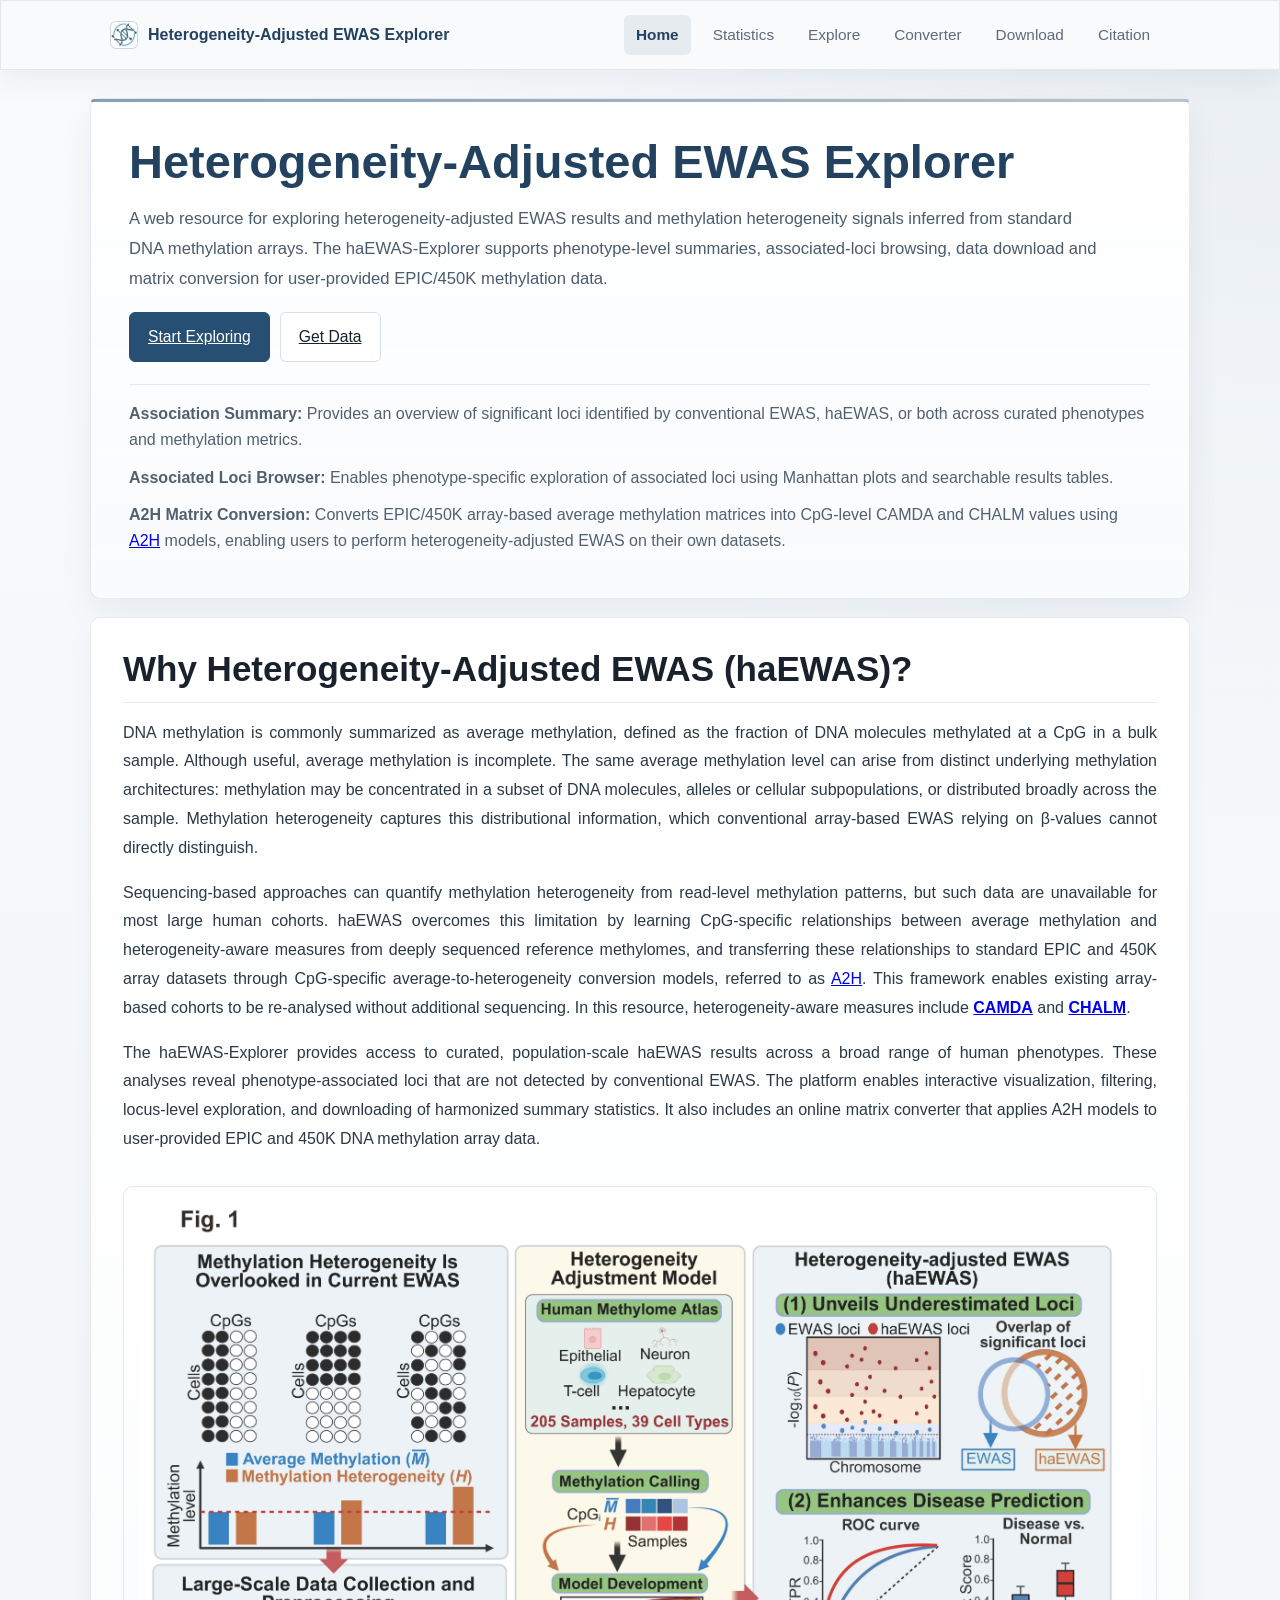
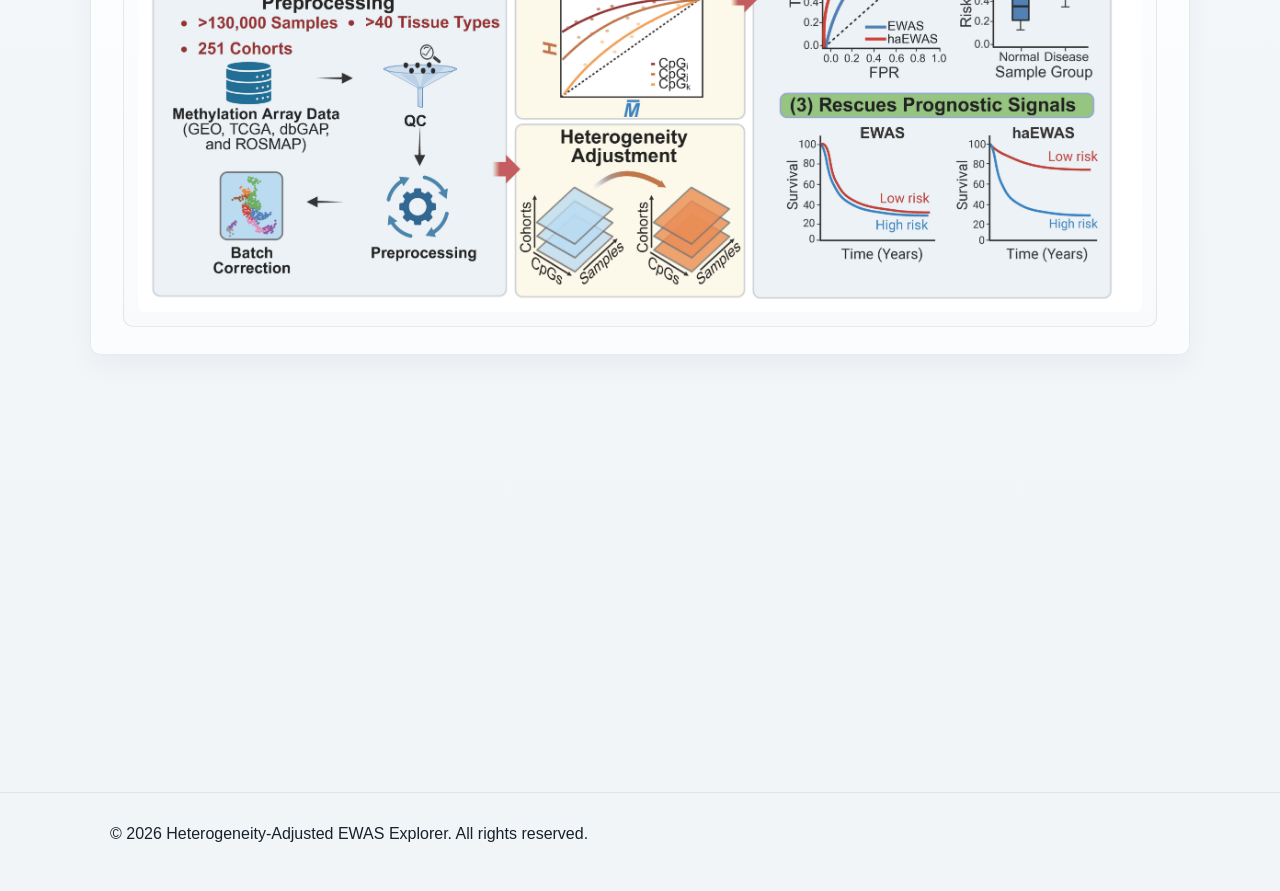
<file: index.html>
﻿<!doctype html>
<html lang="en">
<head>
  <meta charset="utf-8" />
  <title>Heterogeneity-Adjusted EWAS Explorer</title>
  <meta name="viewport" content="width=device-width, initial-scale=1" />
  <meta name="description" content="Explore heterogeneity-adjusted EWAS results and methylation heterogeneity signals inferred from standard DNA methylation arrays." />

  <link rel="icon" href="assets/img/logo.jpg" type="image/jpeg">
  <link rel="preload" as="image" href="assets/img/logo.jpg">

  <link rel="stylesheet" href="assets/styles.css?v=20260527a" />
  <script defer src="assets/main.js?v=20260527a"></script>
</head>
<body class="home-page">
  <!-- Decorative gradient background -->
  <div class="bg-orb orb-1" aria-hidden="true"></div>
  <div class="bg-orb orb-2" aria-hidden="true"></div>

  <!-- Top Navigation -->
  <header class="site-header glass">
    <div class="nav-wrap container">
      <a class="brand" href="index.html#home" aria-label="Heterogeneity-Adjusted EWAS Explorer home">
        <img src="assets/img/logo.jpg" alt="" class="logo" />
        <span class="brand-text gradient-text">Heterogeneity-Adjusted EWAS Explorer</span>
      </a>

      <nav class="nav" aria-label="primary">
        <a href="index.html#home" class="nav-link active" aria-current="page">Home</a>
        <a href="statistics.html" class="nav-link">Statistics</a>
        <a href="explore.html" class="nav-link">Explore</a>
        <a href="converter.html" class="nav-link">Converter</a>
        <a href="download.html" class="nav-link">Download</a>
        <a href="index.html#citation" class="nav-link">Citation</a>
      </nav>
    </div>
  </header>

  <main id="home" class="home-main">
    <!-- Hero (single column). Title + lede same width as figures -->
    <section class="hero container hero-split reveal home-hero-panel">
      <div class="hero-copy">
        <h1 class="display gradient-text display-full">Heterogeneity-Adjusted EWAS Explorer</h1>
        <p class="lede lede-full">
          A web resource for exploring heterogeneity-adjusted EWAS results and methylation heterogeneity signals inferred from standard DNA methylation arrays. The haEWAS-Explorer supports phenotype-level summaries, associated-loci browsing, data download and matrix conversion for user-provided EPIC/450K methylation data.
        </p>

        <div class="cta-row">
          <a class="btn primary btn-lg" href="explore.html">Start Exploring</a>
          <a class="btn outline btn-lg" href="download.html">Get Data</a>
        </div>

        <ul class="hero-highlights">
          <li><strong>Association Summary:</strong> Provides an overview of significant loci identified by conventional EWAS, haEWAS, or both across curated phenotypes and methylation metrics.</li>
          <li><strong>Associated Loci Browser:</strong> Enables phenotype-specific exploration of associated loci using Manhattan plots and searchable results tables.</li>
          <li><strong>A2H Matrix Conversion:</strong> Converts EPIC/450K array-based average methylation matrices into CpG-level CAMDA and CHALM values using <a href="https://github.com/ChaorongC/A2H" target="_blank" rel="noopener" aria-label="A2H GitHub repository">A2H</a> models, enabling users to perform heterogeneity-adjusted EWAS on their own datasets.</li>
        </ul>
      </div>
    </section>

    <section class="section container reveal home-section home-overview">
      <h3 class="h2-tight">Why Heterogeneity-Adjusted EWAS (haEWAS)?</h3>

      <p class="justify">
        DNA methylation is commonly summarized as average methylation, defined as the fraction of DNA molecules methylated at a CpG in a bulk sample. Although useful, average methylation is incomplete. The same average methylation level can arise from distinct underlying methylation architectures: methylation may be concentrated in a subset of DNA molecules, alleles or cellular subpopulations, or distributed broadly across the sample. Methylation heterogeneity captures this distributional information, which conventional array-based EWAS relying on β-values cannot directly distinguish.
      </p>

      <p class="justify">
        Sequencing-based approaches can quantify methylation heterogeneity from read-level methylation patterns, but such data are unavailable for most large human cohorts. haEWAS overcomes this limitation by learning CpG-specific relationships between average methylation and heterogeneity-aware measures from deeply sequenced reference methylomes, and transferring these relationships to standard EPIC and 450K array datasets through CpG-specific average-to-heterogeneity conversion models, referred to as <a href="https://github.com/ChaorongC/A2H" target="_blank" rel="noopener" aria-label="A2H GitHub repository">A2H</a>. This framework enables existing array-based cohorts to be re-analysed without additional sequencing. In this resource, heterogeneity-aware measures include
        <strong><a href="https://www.nature.com/articles/s41467-021-25521-7" target="_blank" rel="noopener" aria-label="CAMDA paper on Nature Communications">CAMDA</a></strong>
        and
        <strong><a href="https://www.nature.com/articles/s41467-020-20492-7" target="_blank" rel="noopener" aria-label="CHALM paper on Nature Communications">CHALM</a></strong>.
      </p>

      <p class="justify">
        The haEWAS-Explorer provides access to curated, population-scale haEWAS results across a broad range of human phenotypes. These analyses reveal phenotype-associated loci that are not detected by conventional EWAS. The platform enables interactive visualization, filtering, locus-level exploration, and downloading of harmonized summary statistics. It also includes an online matrix converter that applies A2H models to user-provided EPIC and 450K DNA methylation array data.
      </p>

      <div class="figure-grid single-figure" style="margin-top: 2rem;">
        <figure class="concept float full">
          <img src="assets/img/Project.jpg" alt="Project overview concept figure" loading="lazy">
        </figure>
      </div>
    </section>

    <!-- Citation (hover to lift) -->
    <section id="citation" class="section container reveal home-section home-citation-section">
      <h2 style="text-transform: none; font-size: 2rem; margin-bottom: 1rem;">Citation</h2>
      <div class="citation-card glass float-card">
        <p>
          Shengwei Li#, Chaorong Chen#, Shuting Zhou, Shengying Wang, Ya Allen Cui, Wei Li*, Jiejun Shi*. Methylation heterogeneity reveals hidden epigenome-phenotype associations.
          <em>Preprint/Journal</em>, 2026. DOI: <span class="doi">TBD</span>.
        </p>
        <button class="btn ghost" id="copyCitationBtn" aria-label="Copy citation">Copy citation</button>
        <div id="toast" class="toast" role="status" aria-live="polite" aria-atomic="true"></div>
      </div>
    </section>

    <div style="text-align: center; margin: 3rem auto 1rem; max-width: 600px;">
      <script type="text/javascript" id="mapmyvisitors" src="//mapmyvisitors.com/map.js?d=dO8FqO0wkgZn4knfUEPgLu-SlcP5Q9MNIGn4N_yD57w&cl=ffffff&w=a"></script>
    </div>

  </main>

  <footer class="site-footer">
    <div class="container">
      <p>© <span id="year"></span> Heterogeneity-Adjusted EWAS Explorer. All rights reserved.</p>
    </div>
  </footer>
</body>
</html>
</file>
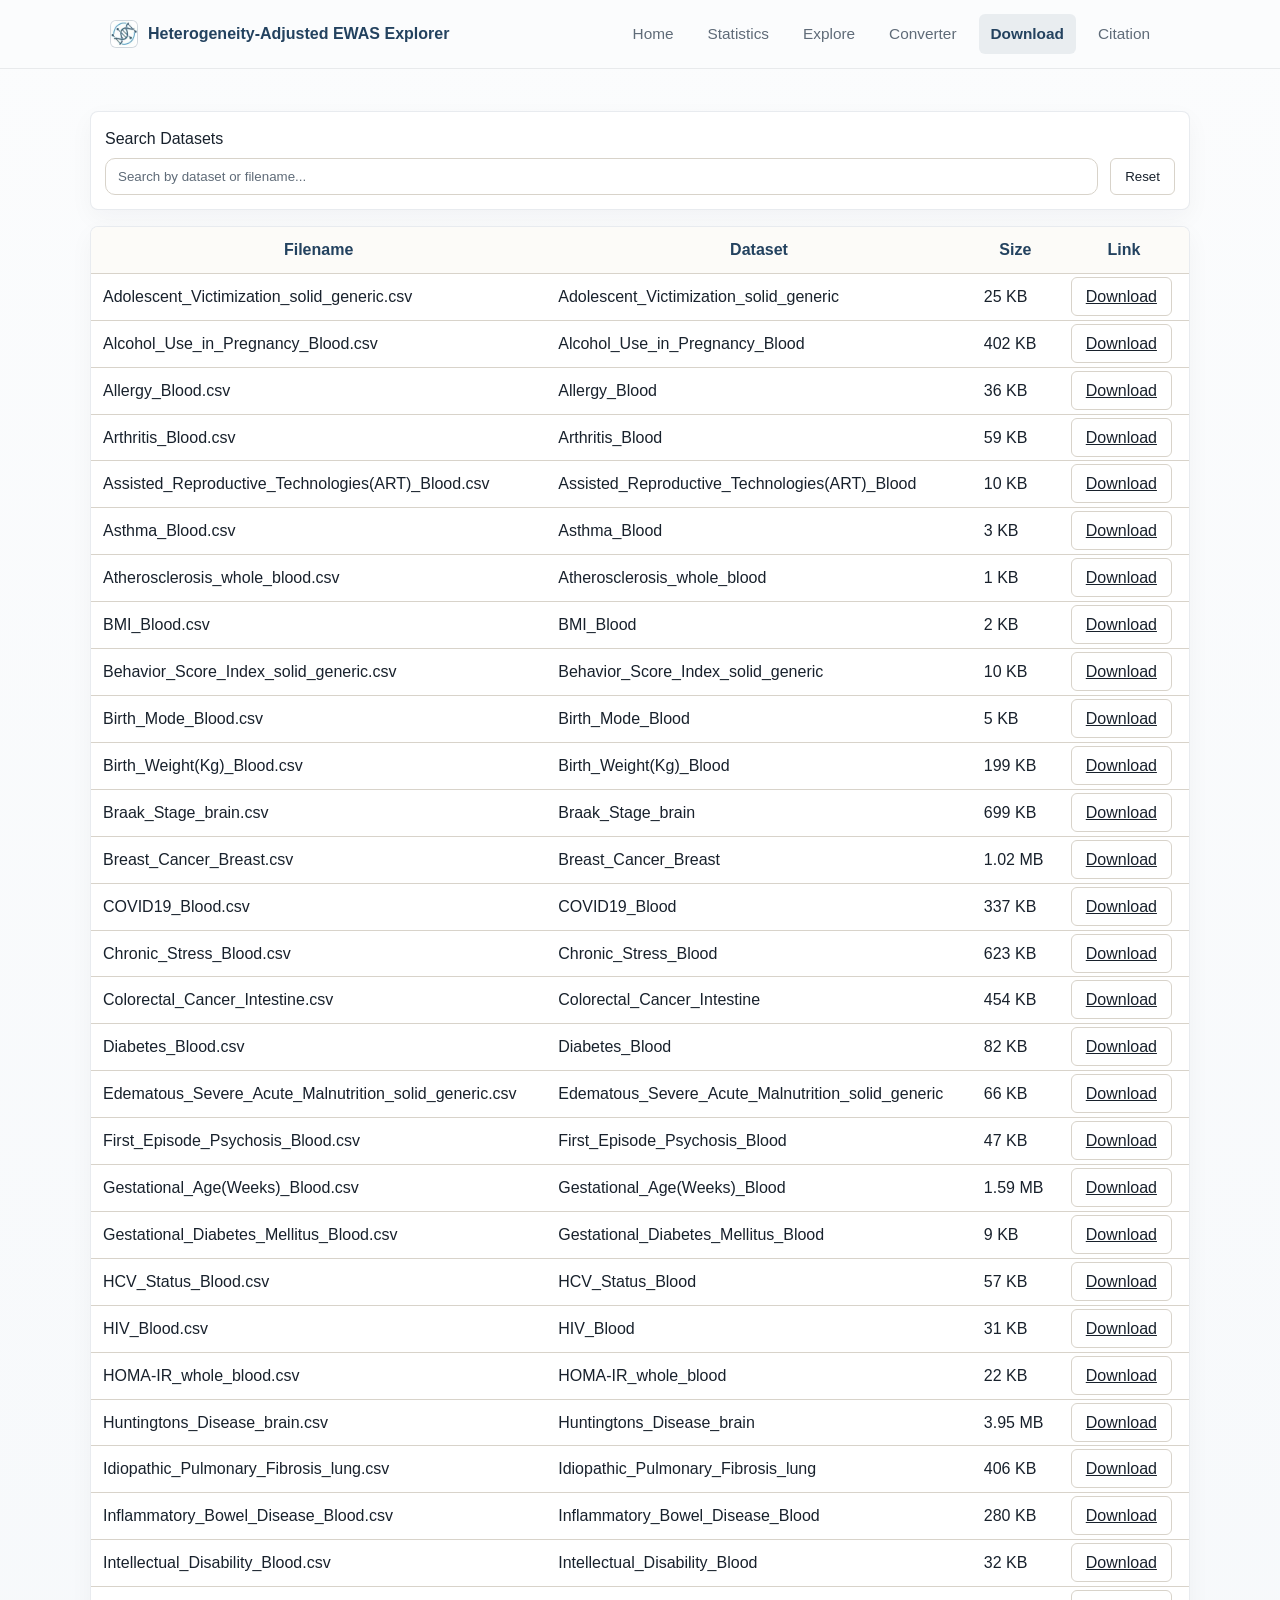
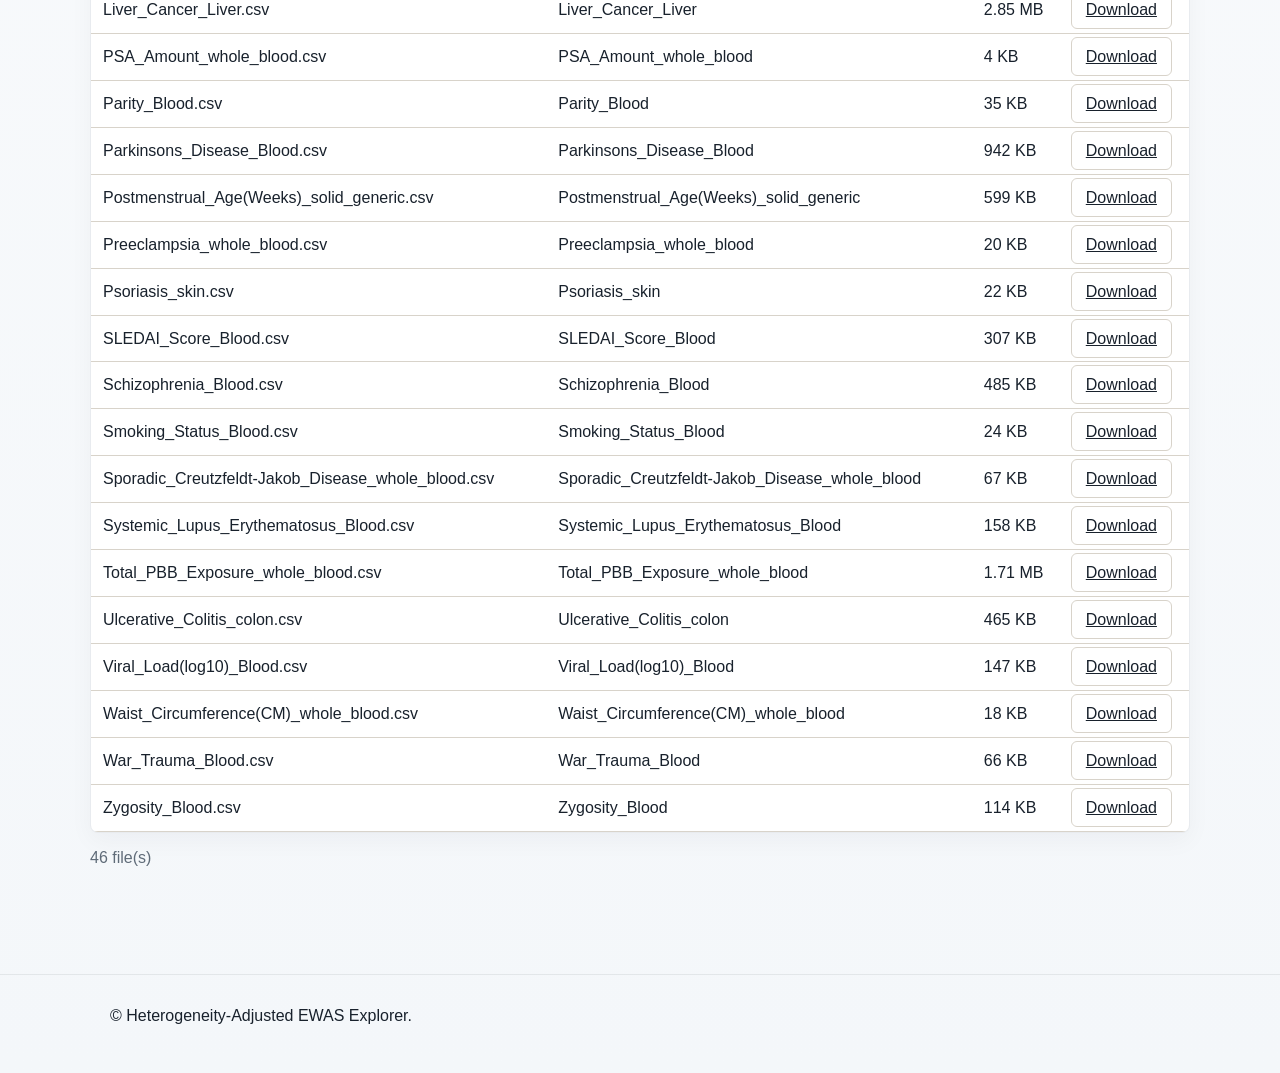
<file: download.html>
<!doctype html>
<html lang="en">
<head>
  <meta charset="utf-8" />
  <title>Download - Heterogeneity-Adjusted EWAS Explorer</title>
  <meta name="viewport" content="width=device-width, initial-scale=1" />
  <meta name="description" content="Download haEWAS meta-analysis result files (CSV)." />
  <link rel="icon" href="assets/img/logo.jpg" type="image/jpeg">
  <link rel="stylesheet" href="assets/styles.css?v=20260527a" />
  <script src="assets/site-config.js?v=20261030_raw_effects_ewas_v1"></script>
  <script defer src="assets/download.js?v=20260527a"></script>
</head>
<body class="portal-page">
  <header class="site-header">
    <div class="nav-wrap container">
      <a class="brand" href="index.html#home">
        <img src="assets/img/logo.jpg" alt="Logo" class="logo" />
        <span class="brand-text gradient-text">Heterogeneity-Adjusted EWAS Explorer</span>
      </a>
      <nav class="nav" aria-label="primary">
        <a href="index.html#home" class="nav-link">Home</a>
        <a href="statistics.html" class="nav-link">Statistics</a>
        <a href="explore.html" class="nav-link">Explore</a>
        <a href="converter.html" class="nav-link">Converter</a>
        <a href="download.html" class="nav-link active" aria-current="page">Download</a>
        <a href="index.html#citation" class="nav-link">Citation</a>
      </nav>
    </div>
  </header>

  <main class="container section portal-main">

    <form id="dlFilters" class="filters portal-filters">
      <div class="field grow">
        <label for="fQuery">Search Datasets</label>
        <input id="fQuery" class="input" type="search" placeholder="Search by dataset or filename..." />
      </div>

      <button type="button" id="dlReset" class="btn ghost">Reset</button>
    </form>

    <div class="table-wrap portal-data-card">
      <table class="table" id="dlTable">
        <thead>
          <tr>
            <th>Filename</th>
            <th>Dataset</th>
            <th>Size</th>
            <th>Link</th>
          </tr>
        </thead>
        <tbody></tbody>
      </table>
    </div>

    <div class="table-footer">
      <div id="dlCount"></div>
    </div>
  </main>

  <footer class="site-footer">
    <div class="container">
      <p>© <span id="year"></span> Heterogeneity-Adjusted EWAS Explorer.</p>
    </div>
  </footer>
</body>
</html>
</file>
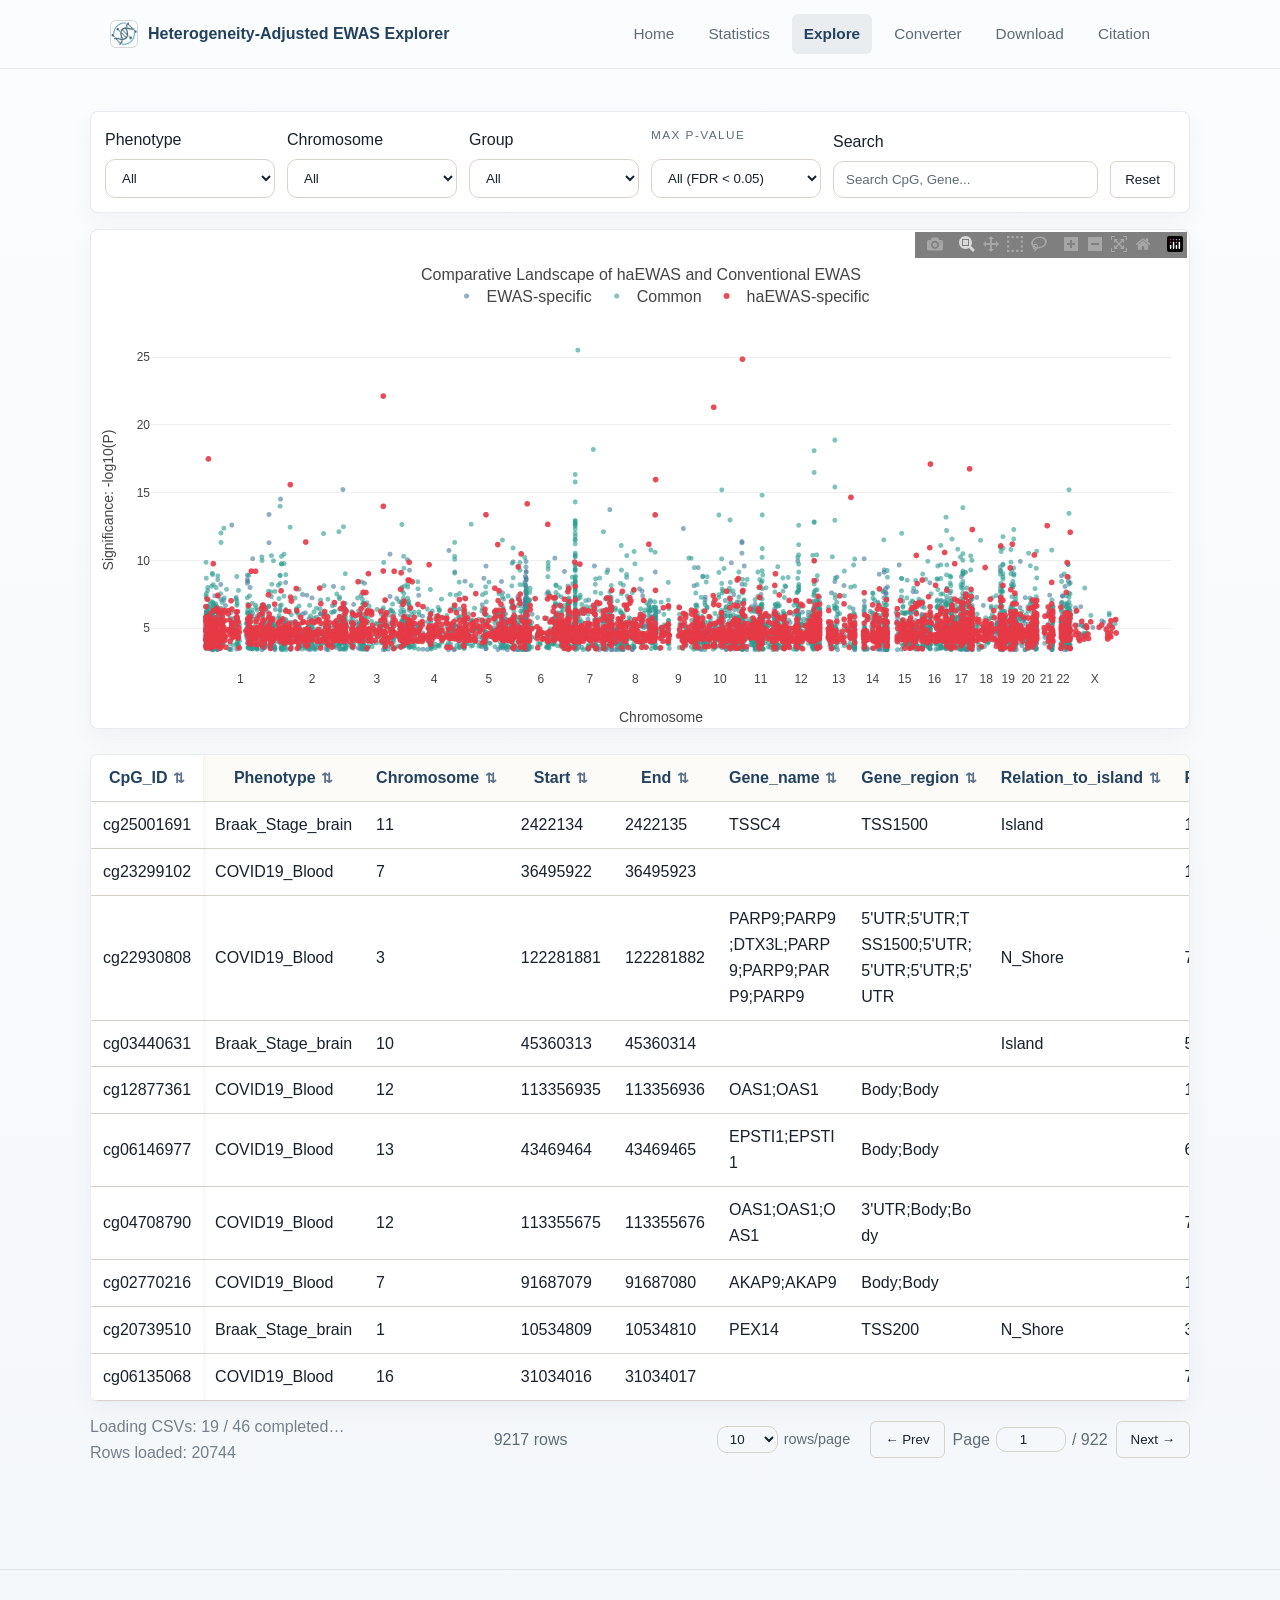
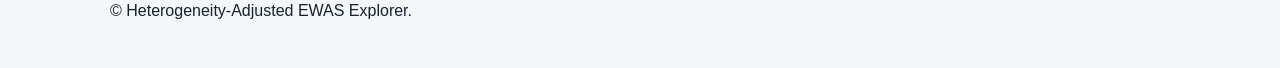
<file: explore.html>
<!doctype html>
<html lang="en">
<head>
  <meta charset="utf-8" />
  <title>Explore - Heterogeneity-Adjusted EWAS Explorer</title>
  <meta name="viewport" content="width=device-width, initial-scale=1" />
  <meta name="description" content="Interactive filtering and sorting for haEWAS meta-analysis summaries." />
  <link rel="icon" href="assets/img/logo.jpg" type="image/jpeg">
  <link rel="stylesheet" href="assets/styles.css?v=20260527a" />
  <script src="assets/site-config.js?v=20261030_raw_effects_ewas_v1"></script>
  <script defer src="assets/explore.js?v=20261030_raw_effects_ewas_v1"></script>
  
  <script src="assets/plotly.min.js"></script>
</head>
<body class="portal-page">
  <header class="site-header">
    <div class="nav-wrap container">
      <a class="brand" href="index.html#home">
        <img src="assets/img/logo.jpg" alt="Logo" class="logo" />
        <span class="brand-text gradient-text">Heterogeneity-Adjusted EWAS Explorer</span>
      </a>
      <nav class="nav">
        <a href="index.html#home" class="nav-link">Home</a>
        <a href="statistics.html" class="nav-link">Statistics</a>
        <a href="explore.html" class="nav-link active" aria-current="page">Explore</a>
        <a href="converter.html" class="nav-link">Converter</a>
        <a href="download.html" class="nav-link">Download</a>
        <a href="index.html#citation" class="nav-link">Citation</a>
      </nav>
    </div>
  </header>

  <main class="container section portal-main">

    <form id="filters" class="filters portal-filters">
      <div class="field">
        <label for="phenotype">Phenotype</label>
        <select id="phenotype" class="select">
          <option value="">All</option>
        </select>
      </div>

      <div class="field">
        <label for="chromosome">Chromosome</label>
        <select id="chromosome" class="select">
          <option value="">All</option>
        </select>
      </div>

      <div class="field">
        <label for="group">Group</label>
        <select id="group" class="select">
          <option value="">All</option>
        </select>
      </div>
      
      <div class="field">
        <label class="eyebrow" for="pValueThresh">Max P-value</label>
        <select id="pValueThresh" class="select">
          <option value="">All (FDR &lt; 0.05)</option>
          <option value="1e-3">P &lt; 1e-3</option>
          <option value="1e-4">P &lt; 1e-4</option>
          <option value="1e-5">P &lt; 1e-5</option>
          <option value="1e-6">P &lt; 1e-6</option>
          <option value="1e-7">P &lt; 1e-7</option>
          <option value="1e-8">P &lt; 1e-8</option>
        </select>
      </div>

      <div class="field grow">
        <label for="search">Search</label>
        <input id="search" class="input" type="search" placeholder="Search CpG, Gene..." />
      </div>

      <button type="button" id="resetBtn" class="btn ghost">Reset</button>
    </form>

    <div id="plotContainer" class="portal-plot"></div>

    <div id="topScrollWrapper" class="portal-top-scroll">
      <div id="topScrollDummy" class="portal-top-scroll-dummy"></div>
    </div>

    <div class="table-wrap portal-data-card portal-table-wrap" id="tableWrap">
      <table id="resultsTable" class="table portal-table">
        <thead>
          <tr>
            <th data-sort="CpG_ID">CpG_ID</th>
            <th data-sort="Phenotype">Phenotype</th>
            <th data-sort="Chromosome">Chromosome</th>
            <th data-sort="Start">Start</th>
            <th data-sort="End">End</th>
            <th data-sort="Gene_name">Gene_name</th>
            <th data-sort="Gene_region">Gene_region</th>
            <th data-sort="Relation_to_island">Relation_to_island</th>
            <th data-sort="P_haEWAS">P_haEWAS</th>
            <th data-sort="Effect_haEWAS">Effect_haEWAS</th>
            <th data-sort="FDR_haEWAS">FDR_haEWAS</th>
            <th data-sort="P_EWAS">P_EWAS</th>
            <th data-sort="Effect_EWAS">Effect_EWAS</th>
            <th data-sort="FDR_EWAS">FDR_EWAS</th>
            <th data-sort="Group">Group</th>
          </tr>
        </thead>
        <tbody></tbody>
      </table>
    </div>

    <div class="table-footer portal-table-footer" id="tableFooter">
      <div id="rowCount"></div>
      
      <div class="portal-pager-controls">
        
        <div class="portal-page-size">
          <select id="pageSize" class="select portal-page-size-select">
            <option value="10" selected>10</option>
            <option value="20">20</option>
            <option value="50">50</option>
            <option value="100">100</option>
            <option value="200">200</option>
            <option value="300">300</option>
            <option value="400">400</option>
            <option value="500">500</option>
          </select>
          <span class="portal-page-size-note">rows/page</span>
        </div>

        <div class="pager portal-page-nav">
          <button class="btn ghost" id="prevPage" disabled>&larr; Prev</button>
          
          <div class="portal-page-jump">
            <span>Page</span>
            <input type="number" id="pageInput" class="input portal-page-input" value="1" min="1" />
            <span> / <span id="totalPagesInfo">1</span></span>
          </div>

          <button class="btn ghost" id="nextPage">Next &rarr;</button>
        </div>
        
      </div>
    </div>
  </main>

  <footer class="site-footer">
    <div class="container">
      <p>© <span id="year"></span> Heterogeneity-Adjusted EWAS Explorer.</p>
    </div>
  </footer>
</body>
</html>
</file>
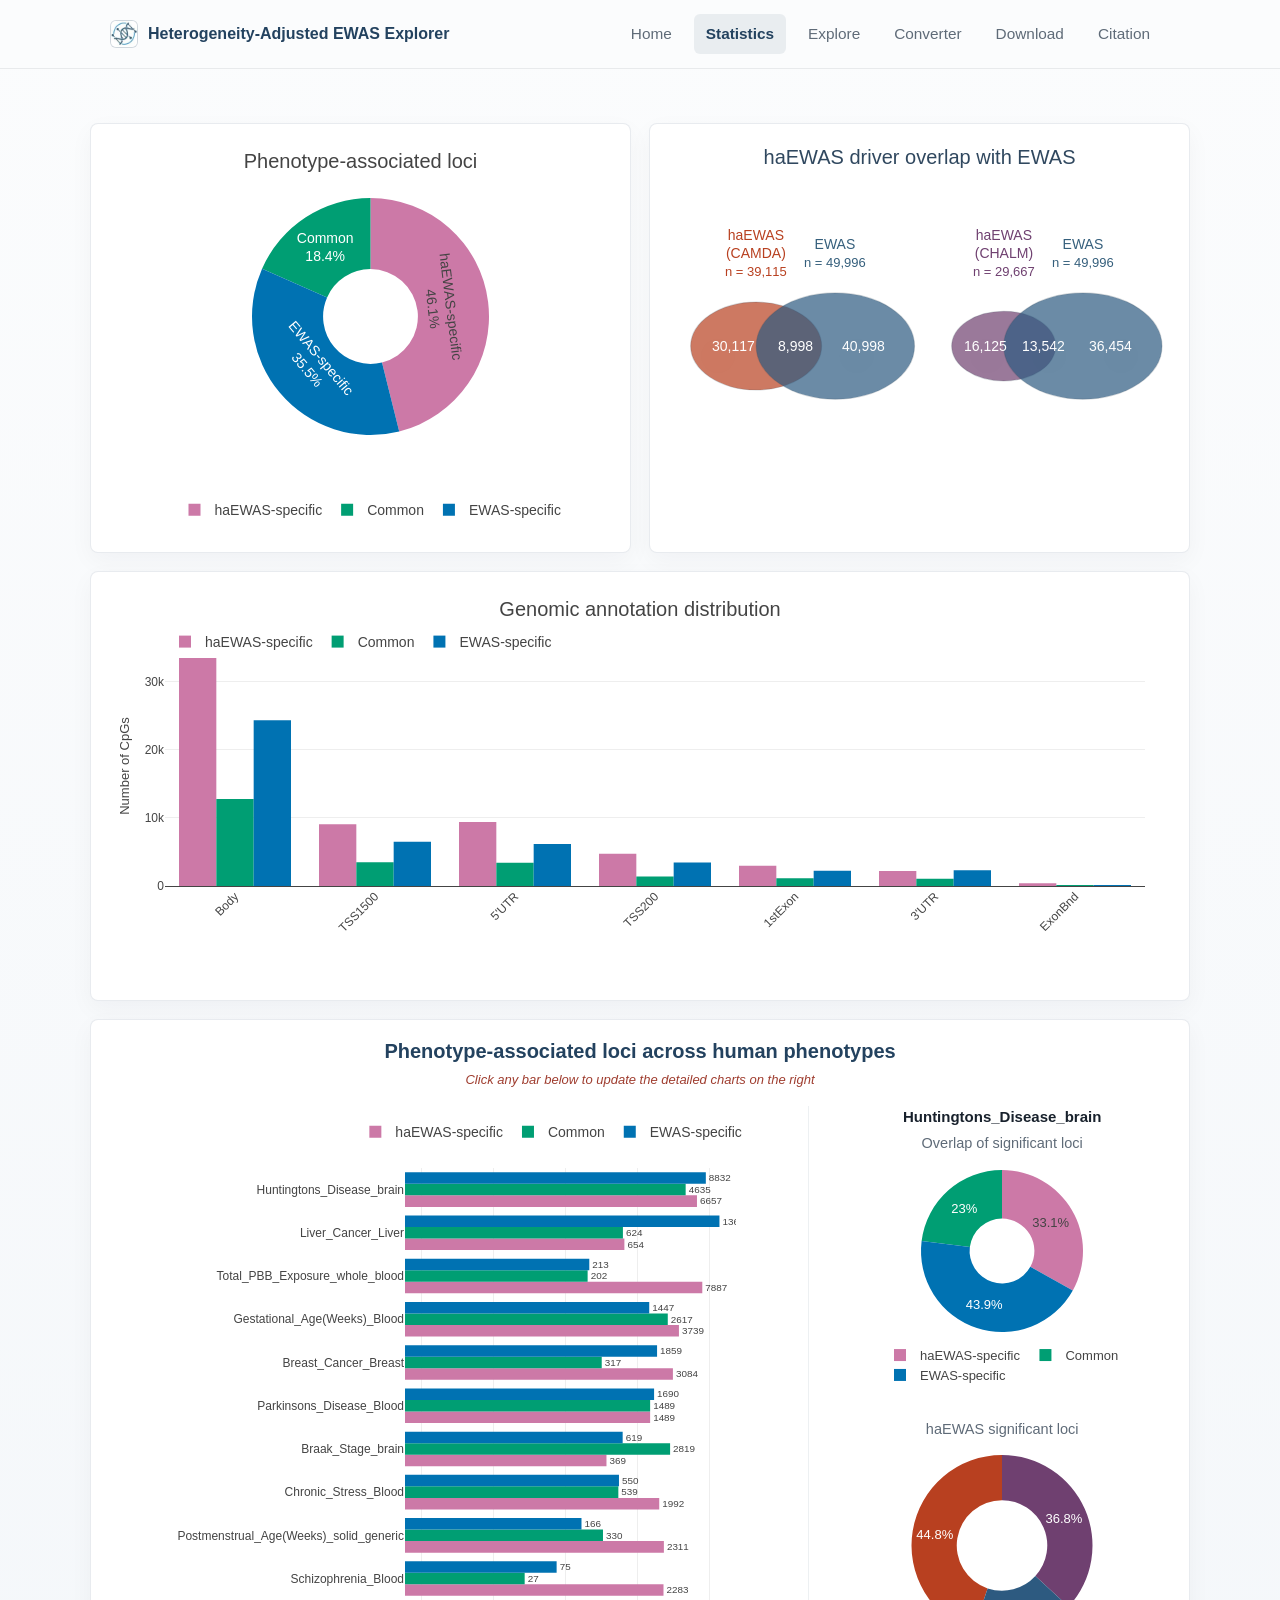
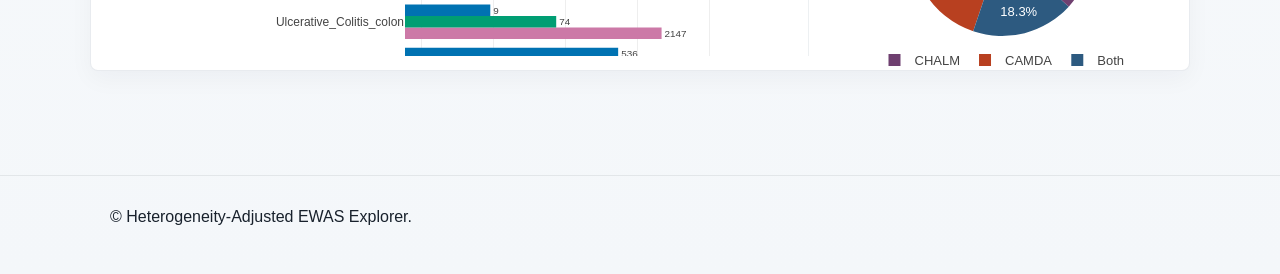
<file: statistics.html>
<!doctype html>
<html lang="en">
<head>
  <meta charset="utf-8" />
  <title>Statistics - Heterogeneity-Adjusted EWAS Explorer</title>
  <meta name="viewport" content="width=device-width, initial-scale=1" />
  <meta name="description" content="Global statistics and comparative insights of the haEWAS database." />
  <link rel="icon" href="assets/img/logo.jpg" type="image/jpeg">
  <link rel="stylesheet" href="assets/styles.css?v=20260527a" />
  <script src="assets/plotly.min.js"></script>
  <script src="assets/site-config.js?v=20261030_raw_effects_ewas_v1"></script>
  <script defer src="assets/statistics.js?v=20260527a"></script>
</head>
<body class="portal-page">
  <header class="site-header">
    <div class="nav-wrap container">
      <a class="brand" href="index.html#home">
        <img src="assets/img/logo.jpg" alt="Logo" class="logo" />
        <span class="brand-text gradient-text">Heterogeneity-Adjusted EWAS Explorer</span>
      </a>
      <nav class="nav">
        <a href="index.html#home" class="nav-link">Home</a>
        <a href="statistics.html" class="nav-link active" aria-current="page">Statistics</a>
        <a href="explore.html" class="nav-link">Explore</a>
        <a href="converter.html" class="nav-link">Converter</a>
        <a href="download.html" class="nav-link">Download</a>
        <a href="index.html#citation" class="nav-link">Citation</a>
      </nav>
    </div>
  </header>

  <main class="container section portal-main">

    <div class="portal-grid">
      <div class="portal-card">
        <div id="chart-groups" class="portal-chart"></div>
      </div>

      <div class="portal-card">
        <div id="chart-drivers" class="portal-chart"></div>
      </div>

      <div class="portal-card portal-span-2">
        <div id="chart-regions" class="portal-chart"></div>
      </div>

      <div class="portal-card portal-span-2">
        
        <div class="portal-detail-head" style="margin-bottom: 8px; padding: 4px 4px 8px;">
          <h2 class="portal-card-title" style="margin-bottom: 4px; font-size: 20px;">Phenotype-associated loci across human phenotypes</h2>
          <div class="portal-hint">Click any bar below to update the detailed charts on the right</div>
        </div>
        
        <div class="portal-split">
          
          <div class="portal-scroll-panel" id="pheno-scroll-box">
            <div id="chart-phenos" style="height: auto; width: 100%;"></div>
          </div>
          
          <div class="portal-side-panel">
            <div class="portal-sticky-stack">
              
              <div id="pheno-placeholder" class="portal-placeholder">
                Click any bar on the left to view specific group and driver proportions for that phenotype.
              </div>
              
              <div id="pie-wrapper" class="portal-detail" style="display: none;">
                <div class="portal-detail-head">
                  <div id="pie-title" class="portal-detail-title"></div>
                  <div class="portal-detail-label" style="font-size: 14.5px; margin-top: 5px;">Overlap of significant loci</div>
                </div>
                <div id="chart-pheno-pie" class="portal-detail-chart"></div>
              </div>
              
              <div id="driver-wrapper" class="portal-detail" style="display: none;">
                <div class="portal-detail-head">
                  <div class="portal-detail-label" style="font-size: 14.5px; margin-top: 4px;">haEWAS significant loci</div>
                </div>
                <div id="chart-pheno-drivers" class="portal-detail-chart"></div>
              </div>

            </div>
          </div>
          
        </div>
      </div>
    </div>
  </main>

  <footer class="site-footer">
    <div class="container">
      <p>© <span id="year"></span> Heterogeneity-Adjusted EWAS Explorer.</p>
    </div>
  </footer>
</body>
</html>
</file>
<file: assets/styles.css>
﻿:root{
  --bg: #f4f2ee;
  --panel: #ffffff;
  --text: #18212c;
  --muted: #5f6b78;
  --brand: #23425f;
  --brand-2: #4f6d86;
  --border: #d8d3ca;
  --accent: #3d5a74;
  --success: #16a34a;
  --danger: #dc2626;
  --shadow: 0 10px 30px rgba(21, 31, 43, .06);
}

*{box-sizing:border-box}
html,body{margin:0;padding:0}
body{
  font-family: Arial, "Helvetica Neue", Helvetica, sans-serif;
  background:
    linear-gradient(180deg, #ffffff 0%, #f7f8fa 100%);
  color: var(--text);
  line-height: 1.62;
}

.container{max-width:1100px;margin:0 auto;padding:0 20px}
.section{padding:56px 0}
.hero{padding:72px 0 54px}
h1,h2,h3{
  font-family: Arial, "Helvetica Neue", Helvetica, sans-serif;
  font-weight: 700;
  letter-spacing: 0;
  line-height:1.18;
  margin:0 0 14px
}
h1{font-size: clamp(30px, 4vw, 44px)}
h2{font-size: clamp(24px, 3vw, 31px)}
p{margin:0 0 16px;color:var(--text)}
.lede{
  font-size:1.08rem;
  color:var(--muted);
  max-width:900px;
  line-height: 1.78;
}
.lede-full{max-width:none} /* make homepage lede same width as figures */
.display-full{max-width:none; display:block;} /* make homepage title same width as figures */

.site-header{
  position:sticky;top:0;z-index:10;
  background:rgba(255,255,255,.96);
  backdrop-filter: blur(10px);
  border-bottom:1px solid rgba(24, 33, 44, .08);

}
html.light .site-header{background:rgba(255,255,255,.7)}

.nav-wrap{display:flex;align-items:center;gap:16px;min-height:68px}
.brand{display:flex;align-items:center;gap:10px;text-decoration:none;color:var(--text)}
.logo{width:28px;height:28px}
.brand-text {
  font-weight: 700;
  white-space: nowrap;
  color: var(--brand) !important;
  letter-spacing: 0;
  text-shadow: none;
}

.nav{display:flex;gap:10px;margin-left:auto;margin-right:8px}
.nav-link{
  text-decoration:none;
  padding:8px 12px;
  border-radius:6px;
  color:var(--muted);
  font-size: .96rem;
  transition: color .2s ease, background-color .2s ease, border-color .2s ease;
}
.nav-link:hover{
  background: rgba(35, 66, 95, .05);
  color:var(--brand);
  box-shadow:none
}
.nav-link.active {
  background: rgba(35, 66, 95, .08) !important;
  color: var(--brand) !important;
  box-shadow: none;
  border-radius: 6px;
  font-weight: 600;
}

.btn{
  border:1px solid var(--border);
  background:var(--panel);
  color:var(--text);
  padding:10px 14px;
  border-radius:6px;
  cursor:pointer;
  transition: border-color .2s ease, background-color .2s ease, box-shadow .2s ease, transform .2s ease;
}
.btn:hover{
  border-color: rgba(35, 66, 95, .18);
  box-shadow: 0 8px 20px rgba(24, 33, 44, .08);
  transform: translateY(-1px);
}
.btn.primary {
  background: var(--brand) !important;
  border: 1px solid var(--brand);
  color: #ffffff !important;
}

.btn.primary:hover {
  background: #1d354c !important;
  box-shadow: 0 10px 22px rgba(29, 53, 76, 0.18);
}

.btn.primary:active {
  transform: translateY(0);
}

.btn.ghost{background:transparent}

.cta-row{display:flex;gap:10px;margin-top:14px}

.section .container > h2{margin-top:8px}

.citation-card{
  position: relative;
  margin-top:12px;
  padding:22px 20px;
  border:1px solid var(--border);
  border-radius:8px;
  background:#ffffff;
}

.site-footer{
  padding:28px 0;
  border-top:1px solid rgba(24, 33, 44, .08);
  margin-top:54px;
  color: var(--muted);
}

.filters{
  display:flex;flex-wrap:wrap;gap:12px;align-items:flex-end;
  padding:12px;border:1px solid var(--border);border-radius:12px;background:var(--panel);
  margin-bottom:16px
}
.field{display:flex;flex-direction:column;gap:6px;min-width:170px}
.field.grow{flex:1}
.select,.input{
  padding:10px 12px;border:1px solid var(--border);border-radius:10px;
  background:transparent;color:var(--text)
}
.input::placeholder{color:var(--muted)}

.table-wrap{overflow:auto;border:1px solid var(--border);border-radius:12px;background:var(--panel)}
.table{width:100%;border-collapse:separate;border-spacing:0}
.table th,.table td{padding:10px 12px;border-bottom:1px solid var(--border);white-space:nowrap}
.table thead th{
  position:sticky;top:0;background:#fcfbf8;z-index:1;
  cursor:pointer;
  font-weight: 600;
  color: var(--brand);
}
.table tr:hover td{background-color:rgba(35, 66, 95, .035)}

.table-footer{
  display:flex;justify-content:space-between;align-items:center;
  margin-top:12px;color:var(--muted)
}
.pager{display:flex;align-items:center;gap:10px}

.cards{
  display:grid;grid-template-columns:repeat(auto-fill,minmax(260px,1fr));gap:12px
}
.card{
  border:1px solid var(--border);
  border-radius:8px;
  background:#ffffff;
  padding:16px
}
.card h3{font-size:1rem;margin-bottom:6px}
.card p{color:var(--muted);margin:0 0 10px}
.card .chip{display:inline-block;padding:4px 8px;border-radius:999px;border:1px solid var(--border);margin-right:6px}
.card .actions{display:flex;gap:8px;margin-top:10px;flex-wrap:wrap}
.card a.btn{display:inline-block;text-decoration:none}

@media (max-width:720px){
  .brand-text{display:none}
  .field{min-width:140px}
}

/* ===== Sortable header arrows (for Explore table) ===== */
.table thead th.th-sortable { user-select: none; }
.table thead th .sort-ind {
  display: inline-block;
  margin-left: 0.35rem;
  opacity: 0.75;
  font-size: 0.9em;
  line-height: 1;
}
.table thead th[aria-sort="ascending"] .sort-ind,
.table thead th[aria-sort="descending"] .sort-ind { opacity: 1; }
.table thead th:focus {
  outline: 2px dashed currentColor;
  outline-offset: 2px;
}

/* ==== Premium look & micro-interactions ==== */

/* Glass effect helper */
.glass {
  background: rgba(255,255,255,.94);
  backdrop-filter: blur(6px);
  -webkit-backdrop-filter: blur(6px);
  border: 1px solid rgba(24, 33, 44, .08);
  box-shadow: var(--shadow);
}
html.light .glass {
  background: rgba(255,255,255,.96);
}

/* Gradient text */
.gradient-text {
  background: none;
  -webkit-background-clip: initial;
  background-clip: initial;
  color: var(--brand);
}

/* Hero split (single column) */
.hero-split {
  display: grid;
  grid-template-columns: 1fr;
  gap: 28px;
  align-items: center;
}
.hero-copy .display {
  font-size: clamp(30px, 4.6vw, 46px);
  line-height: 1.12;
  margin: 0 0 14px;
}
.btn-lg { padding: 11px 18px; font-size: .98rem; border-radius: 6px; }
.btn.outline { background: rgba(255,255,255,.7); border: 1px solid var(--border); }
.hero-highlights {
  list-style: none;
  padding: 14px 0 0;
  margin: 18px 0 0;
  color: var(--muted);
  border-top: 1px solid rgba(24, 33, 44, .08);
}
.hero-highlights li{
  margin-bottom: 10px;
  padding-left: 0;
}
.hero-highlights .dot { display:inline-block; width:.55em; height:.55em; border-radius:50%; background: var(--brand); margin-right:.5em; }

/* Section headings */
.eyebrow {
  text-transform: uppercase;
  letter-spacing: .12em;
  font-size: .74rem;
  color: var(--muted);
  margin-bottom: 8px;
}
.h2-tight { font-size: clamp(26px, 3.4vw, 34px); margin: 0 0 12px; }

/* Decorative background orbs */
.bg-orb {
  position: fixed;
  inset: auto auto 10% -8%;
  width: 44vw; height: 44vw; max-width: 720px; max-height: 720px;
  filter: blur(120px);
  opacity: .025;
  pointer-events: none;
  z-index: -1;
  border-radius: 50%;
  background: radial-gradient(closest-side, rgba(35, 66, 95, .3), transparent 70%);
}
.bg-orb.orb-2 {
  inset: -10% -8% auto auto;
  background: radial-gradient(closest-side, rgba(79, 109, 134, .22), transparent 70%);
}
html.light .bg-orb { opacity: .05; filter: blur(100px); }

/* Toast */
.toast {
  position: absolute;
  right: 12px; top: 12px;
  background: rgba(255,255,255,.96);
  border: 1px solid rgba(24, 33, 44, .1);
  border-radius: 12px;
  padding: 8px 12px;
  color: var(--text);
  box-shadow: var(--shadow);
  transform: translateY(-10px);
  opacity: 0; pointer-events: none;
  transition: opacity .2s ease, transform .2s ease;
}
.toast.show { opacity: 1; transform: translateY(0); }

/* Reveal on scroll */
.reveal { opacity: 0; transform: translateY(10px); transition: opacity .5s ease, transform .5s ease; }
.reveal.is-visible { opacity: 1; transform: translateY(0); }

/* Minor polish */
.logo {
  width: 28px;
  height: 28px;
  border-radius: 6px;
  background: rgba(35, 66, 95, 0.08) !important; 
  border: 1px solid rgba(35, 66, 95, 0.12);
}
.justify {
  text-align: justify;
  text-justify: inter-word;
  color: #26313c;
}

/* Responsive */
@media (max-width: 980px) {
  .hero-split { grid-template-columns: 1fr; }
}

/* ===== Concept figures (first image full + hover lift) ===== */
.figure-grid {
  display: grid;
  gap: 16px;
  grid-template-columns: repeat(2, minmax(0, 1fr));
}
.figure-grid .full {
  grid-column: 1 / -1; /* span all columns */
}
figure.concept {
  margin: 0;
  background: #ffffff;
  border-radius: 8px;
  border: 1px solid rgba(24, 33, 44, .1);
  padding: 12px;
  transition: transform .22s ease, box-shadow .22s ease, border-color .22s ease, background-color .22s ease;
  will-change: transform;
}
figure.concept img {
  width: 100%;
  height: auto;
  display: block;
  border-radius: 6px;
}
figure.concept figcaption {
  font-size: .88rem;
  line-height: 1.5;
  margin-top: .8rem;
  color: var(--muted);
  text-align: center;
}
/* Hover float (uniform for all figures) */
figure.concept.float:hover {
  transform: translateY(-2px);
  box-shadow: 0 10px 20px rgba(24, 33, 44, .07);
  border-color: rgba(35, 66, 95, .12);
}

/* ===== Citation card (hover lift) ===== */
.float-card {
  transition: transform .25s ease, box-shadow .25s ease, border-color .25s ease, background-color .25s ease;
  will-change: transform;
}
.float-card:hover {
  transform: translateY(-2px);
  box-shadow: 0 10px 20px rgba(24, 33, 44, .07);
  border-color: rgba(35, 66, 95, .12);
}

/* ===== Homepage portal treatment ===== */
.home-page{
  background:
    radial-gradient(circle at top right, rgba(66, 102, 132, .08), transparent 30%),
    linear-gradient(180deg, #f8fafc 0%, #f1f5f8 100%);
}

.home-page .site-header{
  background: rgba(248, 250, 252, .96);
}

.home-page .bg-orb{
  opacity: .018;
  filter: blur(140px);
}

.home-main{
  padding-bottom: 54px;
}

.home-hero-panel{
  position: relative;
  margin-top: 28px;
  padding: 36px 38px 32px;
  background:
    linear-gradient(180deg, rgba(255,255,255,.98) 0%, rgba(249,251,253,.96) 100%);
  border: 1px solid rgba(35, 66, 95, .1);
  border-radius: 10px;
  box-shadow: 0 16px 34px rgba(21, 31, 43, .06);
}

.home-hero-panel::before{
  content: "";
  position: absolute;
  inset: 0 0 auto 0;
  height: 3px;
  border-radius: 10px 10px 0 0;
  background: linear-gradient(90deg, #295178, #7d97ac);
  opacity: .55;
}

.home-page .hero-copy .display{
  max-width: 980px;
  font-size: clamp(31px, 4.2vw, 47px);
  line-height: 1.16;
  color: var(--brand);
}

.home-page .lede{
  max-width: 980px;
  font-size: 1.04rem;
  line-height: 1.82;
  color: #4c5c6b;
}

.home-page .cta-row{
  margin-top: 18px;
}

.home-page .btn.primary{
  background: #274f73 !important;
  border-color: #274f73;
}

.home-page .btn.outline{
  background: #ffffff;
  border-color: rgba(35, 66, 95, .16);
}

.home-page .hero-highlights{
  margin-top: 22px;
  padding-top: 16px;
  border-top: 1px solid rgba(35, 66, 95, .1);
}

.home-page .hero-highlights li{
  margin-bottom: 12px;
  color: #52616f;
}

.home-section{
  position: relative;
  margin-top: 18px;
  padding: 30px 32px 28px;
  background: #ffffff;
  border: 1px solid rgba(35, 66, 95, .1);
  border-radius: 10px;
  box-shadow: 0 12px 28px rgba(21, 31, 43, .045);
}

.home-overview{
  background: linear-gradient(180deg, #ffffff 0%, #fbfcfd 100%);
}

.home-page .h2-tight{
  margin-bottom: 16px;
  padding-bottom: 12px;
  border-bottom: 1px solid rgba(35, 66, 95, .1);
  font-size: clamp(27px, 3.5vw, 35px);
}

.home-page .justify{
  line-height: 1.8;
  color: #2b3946;
}

.home-figures .figure-grid{
  gap: 18px;
}

.home-figures .single-figure{
  max-width: 1040px;
  margin: 0 auto;
  grid-template-columns: 1fr;
}

.home-page figure.concept{
  background: linear-gradient(180deg, #ffffff 0%, #f8fafc 100%);
  border-radius: 10px;
  border-color: rgba(35, 66, 95, .11);
  padding: 14px;
}

.home-page figure.concept figcaption{
  margin-top: .9rem;
  color: #5c6975;
}

.home-page .home-citation-section{
  background: linear-gradient(180deg, #ffffff 0%, #fbfcfd 100%);
}

.home-usage-section{
  background: linear-gradient(180deg, #ffffff 0%, #fbfcfd 100%);
}

.usage-head{
  display: flex;
  align-items: baseline;
  justify-content: space-between;
  gap: 16px;
  margin-bottom: 14px;
}

.usage-head p{
  margin: 0;
}

.usage-grid{
  display: grid;
  grid-template-columns: minmax(240px, 360px);
  gap: 16px;
  align-items: stretch;
}

.usage-card{
  padding: 18px 20px;
  background: linear-gradient(180deg, #ffffff 0%, #f7fafc 100%);
  border: 1px solid rgba(35, 66, 95, .10);
  border-radius: 10px;
  box-shadow: 0 8px 20px rgba(21, 31, 43, .04);
}

.usage-value{
  font-size: clamp(26px, 3.5vw, 34px);
  font-weight: 700;
  line-height: 1;
  color: var(--brand);
  margin-bottom: 8px;
}

.usage-label{
  font-size: .92rem;
  color: var(--muted);
}

.usage-meta{
  margin-top: 10px;
  font-size: .82rem;
  line-height: 1.55;
  color: #6f7d8b;
}

.usage-card-primary{
  display: flex;
  flex-direction: column;
  justify-content: center;
  min-height: 210px;
}



.home-page .citation-card{
  margin-top: 0;
  padding: 20px 20px 18px;
  border: 1px solid rgba(35, 66, 95, .1);
  background: #ffffff;
}

.home-page .citation-card p{
  line-height: 1.75;
}

.home-page .eyebrow{
  color: #607080;
}

@media (max-width: 900px) {
  .home-hero-panel,
  .home-section{
    padding: 24px 20px 22px;
  }

  .home-page .hero-copy .display{
    font-size: clamp(29px, 7vw, 40px);
  }

  .usage-head{
    flex-direction: column;
    align-items: flex-start;
  }

  .usage-grid{
    grid-template-columns: 1fr;
  }
}

/* ===== Portal pages ===== */
.portal-page{
  background:
    linear-gradient(180deg, #fbfcfd 0%, #f4f7fa 100%);
}

.portal-page .site-header{
  background: rgba(251, 252, 253, .96);
}

.portal-main{
  padding-top: 42px;
  padding-bottom: 50px;
}

.portal-grid{
  display:grid;
  grid-template-columns: 1fr 1fr;
  gap: 18px;
  margin-top: 12px;
}

.portal-span-2{
  grid-column: span 2;
}

.portal-card{
  background: #ffffff;
  border: 1px solid rgba(35, 66, 95, .1);
  border-radius: 8px;
  padding: 14px;
  box-shadow: 0 8px 24px rgba(21, 31, 43, .04);
}

.portal-card-title{
  margin: 0 0 6px;
  font-size: 1rem;
  line-height: 1.35;
  color: var(--brand);
}

.portal-card-subtitle{
  margin: 0;
  font-size: .84rem;
  color: var(--muted);
}

.portal-chart{
  width: 100%;
  height: 400px;
}

.portal-split{
  display: flex;
  gap: 20px;
  flex-wrap: wrap;
  align-items: flex-start;
}

.portal-scroll-panel{
  flex: 2;
  min-width: 300px;
  height: 550px;
  overflow-y: auto;
  overflow-x: hidden;
  border-right: 1px solid rgba(35, 66, 95, .08);
  padding-right: 12px;
}

.portal-side-panel{
  flex: 1;
  min-width: 300px;
  height: 550px;
  display: flex;
  flex-direction: column;
  align-items: center;
  justify-content: flex-start;
}

.portal-sticky-stack{
  position: sticky;
  top: 10px;
  width: 100%;
  display: flex;
  flex-direction: column;
  gap: 14px;
}

.portal-placeholder{
  color: var(--muted);
  text-align: center;
  padding: 34px 22px;
  font-size: .9rem;
  background: #f8fafc;
  border-radius: 8px;
  border: 1px dashed rgba(35, 66, 95, .18);
  line-height: 1.6;
}

.portal-detail{
  width: 100%;
}

.portal-detail-head{
  text-align: center;
  margin-bottom: 4px;
}

.portal-detail-title{
  font-size: 15px;
  font-weight: 700;
  color: var(--text);
  overflow-wrap: anywhere;
  word-break: break-all;
  line-height: 1.4;
}

.portal-detail-label{
  font-size: 12px;
  color: var(--muted);
}

.portal-detail-chart{
  width: 100%;
  height: 240px;
}

.portal-hint{
  font-size: 13px;
  color: #9f3d2f;
  font-style: italic;
}

.portal-filters{
  background: #ffffff;
  border: 1px solid rgba(35, 66, 95, .1);
  border-radius: 8px;
  padding: 14px;
  box-shadow: 0 8px 24px rgba(21, 31, 43, .04);
}

.portal-plot{
  width: 100%;
  height: 500px;
  margin-bottom: 20px;
  background: #ffffff;
  border: 1px solid rgba(35, 66, 95, .1);
  border-radius: 8px;
  box-shadow: 0 8px 24px rgba(21, 31, 43, .04);
}

.portal-top-scroll{
  overflow-x: auto;
  margin-bottom: 4px;
}

.portal-top-scroll::-webkit-scrollbar { height: 12px; }
.portal-top-scroll::-webkit-scrollbar-thumb { background: #c7d0da; border-radius: 6px; }
.portal-top-scroll::-webkit-scrollbar-track { background: transparent; }

.portal-top-scroll-dummy{
  height: 1px;
}

.portal-table-wrap{
  overflow-x: auto;
}

.portal-table th:first-child,
.portal-table td:first-child {
  position: sticky;
  left: 0;
  z-index: 2;
  background-color: #ffffff;
  box-shadow: 2px 0 5px rgba(0,0,0,0.04);
}

.portal-table th:first-child {
  z-index: 3;
}

.portal-table-footer{
  gap: 16px;
  flex-wrap: wrap;
  align-items: center;
}

.portal-pager-controls{
  display: flex;
  align-items: center;
  gap: 20px;
  flex-wrap: wrap;
}

.portal-page-size{
  display: flex;
  align-items: center;
  gap: 6px;
}

.portal-page-size-select{
  padding: 4px 8px;
  min-width: auto;
}

.portal-page-size-note{
  color: var(--muted);
  font-size: 0.9em;
}

.portal-page-nav{
  display: flex;
  align-items: center;
  gap: 8px;
}

.portal-page-jump{
  display: flex;
  align-items: center;
  gap: 6px;
}

.portal-page-input{
  width: 70px;
  padding: 4px 0;
  text-align: center;
}

.portal-data-card{
  background: #ffffff;
  border: 1px solid rgba(35, 66, 95, .1);
  border-radius: 8px;
  box-shadow: 0 8px 24px rgba(21, 31, 43, .04);
}

.portal-frame{
  width: 100%;
  height: calc(100vh - 68px);
  border: none;
  display: block;
  background: #ffffff;
}

@media (max-width: 900px) {
  .portal-grid{
    grid-template-columns: 1fr;
  }

  .portal-span-2{
    grid-column: span 1;
  }

  .portal-scroll-panel{
    border-right: none;
    padding-right: 0;
    height: auto;
    max-height: 550px;
  }

  .portal-side-panel{
    height: auto;
  }
}
</file>
